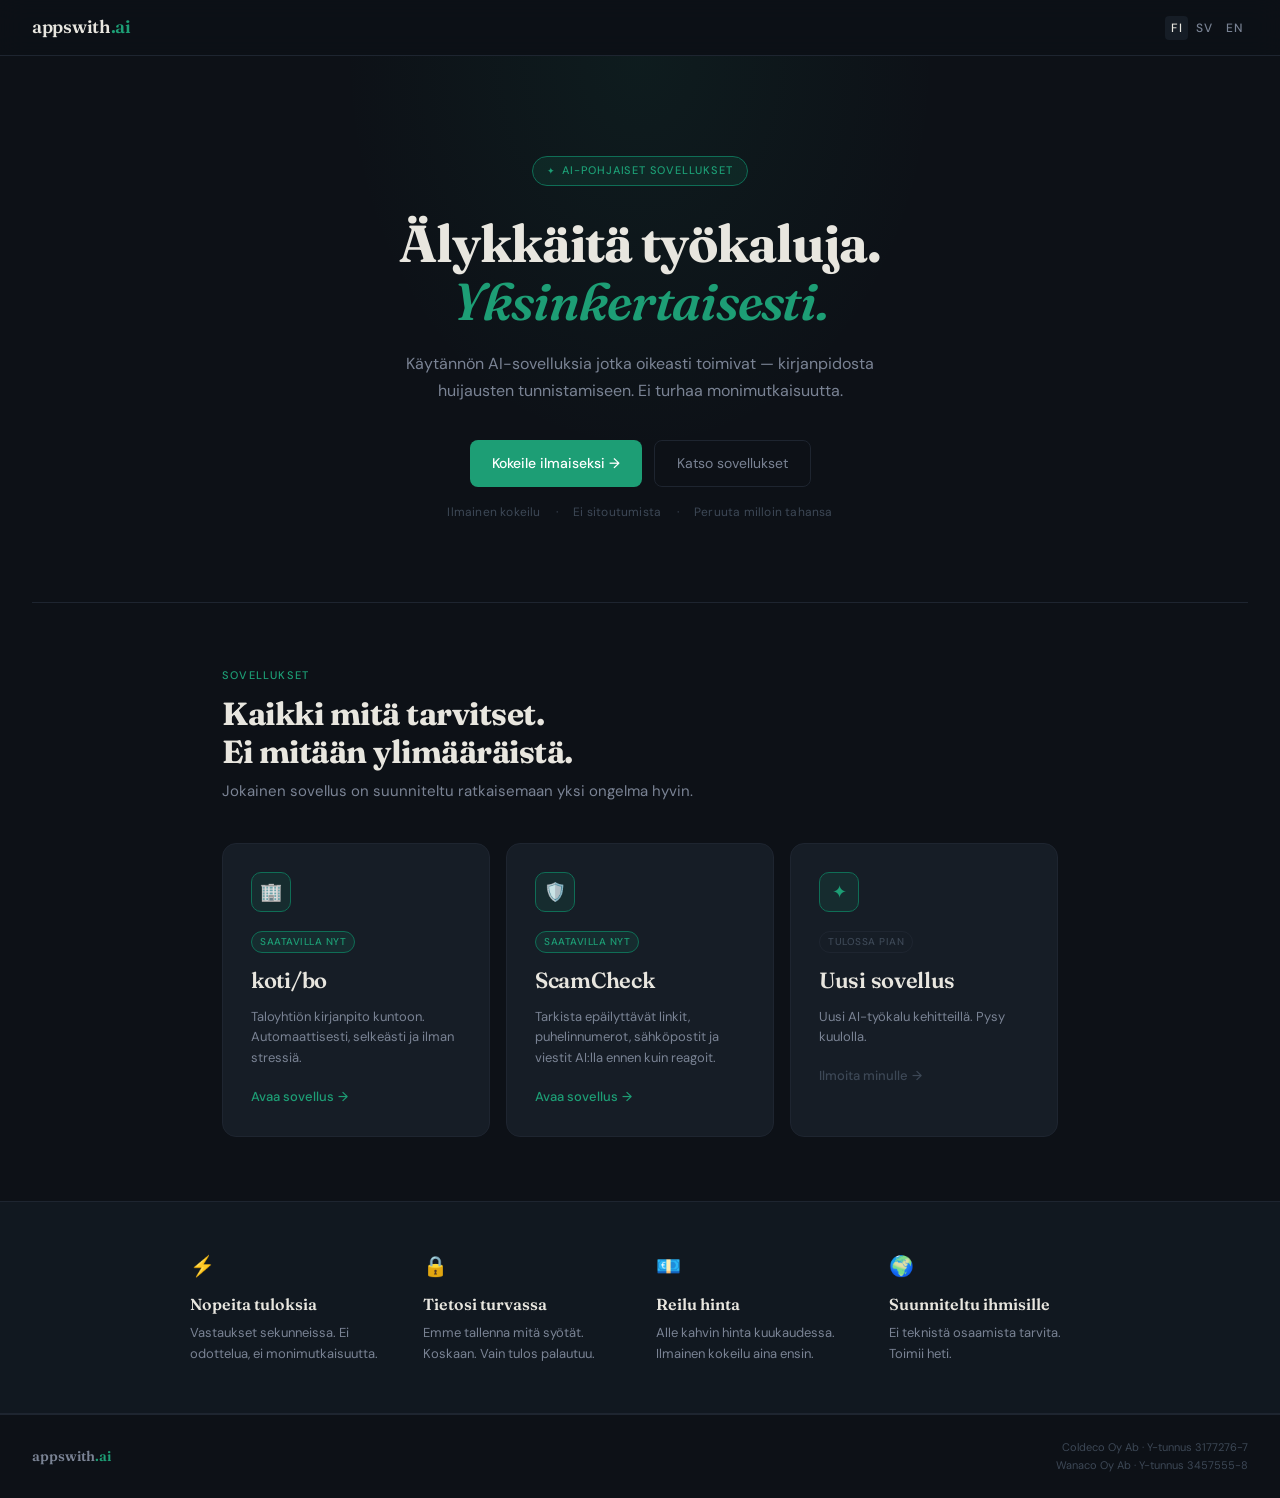
<file: index.html>
<!DOCTYPE html>
<html lang="fi">
<head>
<meta charset="UTF-8">
<meta name="viewport" content="width=device-width, initial-scale=1.0">
<title>appswith.ai — AI-sovelluksia arjen tarpeisiin</title>
<meta name="description" content="AI-sovelluksia arjen tarpeisiin — taloyhtiön kirjanpidosta huijausten tunnistamiseen. Coldeco Oy Ab.">
<link rel="canonical" href="https://appswith.ai/">
<link rel="preconnect" href="https://fonts.googleapis.com">
<link href="https://fonts.googleapis.com/css2?family=Fraunces:ital,opsz,wght@0,9..144,300;0,9..144,600;0,9..144,700;1,9..144,400;1,9..144,600&family=DM+Sans:wght@300;400;500&display=swap" rel="stylesheet">
<style>
  :root {
    --bg: #0d1117;
    --bg2: #111820;
    --bg3: #161d26;
    --border: #1e2530;
    --teal: #1d9e75;
    --teal-dim: #0f6e56;
    --teal-glow: rgba(29,158,117,0.12);
    --text: #e8e6df;
    --text-dim: #7a8394;
    --text-muted: #3d4856;
  }

  * { margin: 0; padding: 0; box-sizing: border-box; }

  body {
    background: var(--bg);
    color: var(--text);
    font-family: 'DM Sans', sans-serif;
    font-size: 15px;
    line-height: 1.6;
    min-height: 100vh;
    overflow-x: hidden;
  }

  /* NAV */
  nav {
    position: sticky;
    top: 0;
    z-index: 100;
    background: rgba(13,17,23,0.92);
    backdrop-filter: blur(12px);
    border-bottom: 0.5px solid var(--border);
    padding: 0 32px;
    height: 56px;
    display: flex;
    align-items: center;
    justify-content: space-between;
  }

  .nav-brand {
    font-family: 'Fraunces', serif;
    font-size: 18px;
    font-weight: 600;
    color: var(--text);
    text-decoration: none;
    letter-spacing: -0.3px;
  }
  .nav-brand span { color: var(--teal); }

  .nav-right { display: flex; align-items: center; gap: 24px; }

  .lang-toggle { display: flex; gap: 2px; }
  .lang-btn {
    background: none;
    border: none;
    color: var(--text-dim);
    font-family: 'DM Sans', sans-serif;
    font-size: 12px;
    font-weight: 500;
    cursor: pointer;
    padding: 4px 6px;
    border-radius: 4px;
    letter-spacing: 0.5px;
    transition: color 0.15s;
  }
  .lang-btn:hover, .lang-btn.active { color: var(--text); }
  .lang-btn.active { background: var(--bg3); }

  /* HERO */
  .hero {
    padding: 100px 32px 80px;
    max-width: 760px;
    margin: 0 auto;
    text-align: center;
    position: relative;
  }

  .hero::before {
    content: '';
    position: absolute;
    top: 0; left: 50%;
    transform: translateX(-50%);
    width: 600px;
    height: 400px;
    background: radial-gradient(ellipse at center top, rgba(29,158,117,0.08) 0%, transparent 70%);
    pointer-events: none;
  }

  .hero-badge {
    display: inline-flex;
    align-items: center;
    gap: 6px;
    font-size: 11px;
    font-weight: 500;
    color: var(--teal);
    border: 0.5px solid var(--teal-dim);
    background: var(--teal-glow);
    padding: 5px 14px;
    border-radius: 20px;
    margin-bottom: 28px;
    letter-spacing: 0.8px;
    text-transform: uppercase;
  }
  .hero-badge::before { content: '✦'; font-size: 9px; }

  .hero-h1 {
    font-family: 'Fraunces', serif;
    font-size: clamp(36px, 5vw, 52px);
    font-weight: 700;
    line-height: 1.12;
    letter-spacing: -1px;
    margin-bottom: 20px;
    color: var(--text);
  }
  .hero-h1 em {
    font-style: italic;
    font-weight: 600;
    color: var(--teal);
  }

  .hero-sub {
    font-size: 16px;
    color: var(--text-dim);
    line-height: 1.7;
    max-width: 480px;
    margin: 0 auto 36px;
  }

  .hero-cta {
    display: flex;
    gap: 12px;
    justify-content: center;
    flex-wrap: wrap;
    margin-bottom: 16px;
  }

  .btn-primary {
    display: inline-flex;
    align-items: center;
    gap: 6px;
    background: var(--teal);
    color: #fff;
    font-family: 'DM Sans', sans-serif;
    font-size: 14px;
    font-weight: 500;
    padding: 11px 22px;
    border-radius: 8px;
    text-decoration: none;
    border: none;
    cursor: pointer;
    transition: background 0.15s, transform 0.1s;
  }
  .btn-primary:hover { background: #1d9e75cc; transform: translateY(-1px); }

  .btn-ghost {
    display: inline-flex;
    align-items: center;
    gap: 6px;
    background: none;
    color: var(--text-dim);
    font-family: 'DM Sans', sans-serif;
    font-size: 14px;
    font-weight: 400;
    padding: 11px 22px;
    border-radius: 8px;
    text-decoration: none;
    border: 0.5px solid var(--border);
    cursor: pointer;
    transition: border-color 0.15s, color 0.15s;
  }
  .btn-ghost:hover { border-color: #3d4856; color: var(--text); }

  .hero-note {
    font-size: 12px;
    color: var(--text-muted);
    letter-spacing: 0.2px;
  }
  .hero-note span { margin: 0 6px; }

  /* DIVIDER */
  .section-divider {
    border: none;
    border-top: 0.5px solid var(--border);
    margin: 0 32px;
  }

  /* PRODUCTS */
  .products {
    padding: 64px 32px;
    max-width: 900px;
    margin: 0 auto;
  }

  .section-eyebrow {
    font-size: 11px;
    font-weight: 500;
    color: var(--teal);
    letter-spacing: 1.2px;
    text-transform: uppercase;
    margin-bottom: 10px;
  }

  .section-title {
    font-family: 'Fraunces', serif;
    font-size: clamp(24px, 3vw, 32px);
    font-weight: 700;
    letter-spacing: -0.5px;
    margin-bottom: 8px;
    line-height: 1.2;
  }

  .section-sub {
    font-size: 15px;
    color: var(--text-dim);
    margin-bottom: 40px;
    max-width: 480px;
  }

  .product-grid {
    display: grid;
    grid-template-columns: repeat(auto-fit, minmax(260px, 1fr));
    gap: 16px;
  }

  .product-card {
    background: var(--bg3);
    border: 0.5px solid var(--border);
    border-radius: 14px;
    padding: 28px;
    text-decoration: none;
    display: block;
    transition: border-color 0.2s, transform 0.15s, background 0.2s;
    position: relative;
    overflow: hidden;
  }

  .product-card::before {
    content: '';
    position: absolute;
    top: 0; left: 0; right: 0;
    height: 1px;
    background: linear-gradient(90deg, transparent, rgba(29,158,117,0.4), transparent);
    opacity: 0;
    transition: opacity 0.2s;
  }

  .product-card:hover {
    border-color: var(--teal-dim);
    transform: translateY(-2px);
    background: #1a2230;
  }
  .product-card:hover::before { opacity: 1; }

  .product-card.coming-soon {
    opacity: 0.45;
    cursor: default;
    pointer-events: none;
  }

  .product-icon {
    width: 40px;
    height: 40px;
    background: var(--teal-glow);
    border: 0.5px solid var(--teal-dim);
    border-radius: 10px;
    display: flex;
    align-items: center;
    justify-content: center;
    margin-bottom: 16px;
    font-size: 18px;
    color: var(--teal);
  }

  .product-tag {
    display: inline-block;
    font-size: 10px;
    font-weight: 500;
    color: var(--teal);
    background: var(--teal-glow);
    border: 0.5px solid var(--teal-dim);
    padding: 2px 8px;
    border-radius: 20px;
    margin-bottom: 10px;
    letter-spacing: 0.5px;
    text-transform: uppercase;
  }

  .product-tag.soon {
    color: var(--text-muted);
    background: none;
    border-color: var(--border);
  }

  .product-name {
    font-family: 'Fraunces', serif;
    font-size: 22px;
    font-weight: 600;
    color: var(--text);
    margin-bottom: 8px;
    letter-spacing: -0.3px;
  }

  .product-desc {
    font-size: 13px;
    color: var(--text-dim);
    line-height: 1.6;
    margin-bottom: 18px;
  }

  .product-link {
    font-size: 13px;
    font-weight: 500;
    color: var(--teal);
    display: flex;
    align-items: center;
    gap: 4px;
  }
  .product-link::after { content: '→'; transition: transform 0.15s; }
  .product-card:hover .product-link::after { transform: translateX(3px); }

  /* WHY STRIP */
  .why-strip {
    background: var(--bg2);
    border-top: 0.5px solid var(--border);
    border-bottom: 0.5px solid var(--border);
    padding: 48px 32px;
  }

  .why-inner {
    max-width: 900px;
    margin: 0 auto;
    display: grid;
    grid-template-columns: repeat(auto-fit, minmax(200px, 1fr));
    gap: 32px;
  }

  .why-item { }
  .why-icon { font-size: 20px; color: var(--teal); margin-bottom: 10px; }
  .why-title {
    font-family: 'Fraunces', serif;
    font-size: 16px;
    font-weight: 600;
    margin-bottom: 6px;
    color: var(--text);
  }
  .why-desc { font-size: 13px; color: var(--text-dim); line-height: 1.6; }

  /* FOOTER */
  footer {
    border-top: 0.5px solid var(--border);
    padding: 24px 32px;
    display: flex;
    justify-content: space-between;
    align-items: center;
    flex-wrap: wrap;
    gap: 12px;
  }

  .footer-brand {
    font-family: 'Fraunces', serif;
    font-size: 14px;
    font-weight: 600;
    color: var(--text-dim);
  }
  .footer-brand span { color: var(--teal); }

  .footer-legal {
    font-size: 11px;
    color: var(--text-muted);
    text-align: right;
  }

  /* ANIMATIONS */
  @keyframes fadeUp {
    from { opacity: 0; transform: translateY(16px); }
    to { opacity: 1; transform: translateY(0); }
  }

  .hero-badge { animation: fadeUp 0.5s ease both; }
  .hero-h1 { animation: fadeUp 0.5s 0.1s ease both; }
  .hero-sub { animation: fadeUp 0.5s 0.2s ease both; }
  .hero-cta { animation: fadeUp 0.5s 0.3s ease both; }
  .hero-note { animation: fadeUp 0.5s 0.4s ease both; }

  .product-card:nth-child(1) { animation: fadeUp 0.5s 0.1s ease both; }
  .product-card:nth-child(2) { animation: fadeUp 0.5s 0.2s ease both; }
  .product-card:nth-child(3) { animation: fadeUp 0.5s 0.3s ease both; }

  /* RESPONSIVE */
  @media (max-width: 600px) {
    nav { padding: 0 20px; }
    .hero { padding: 64px 20px 48px; }
    .products { padding: 48px 20px; }
    .why-strip { padding: 40px 20px; }
    footer { padding: 20px; flex-direction: column; align-items: flex-start; }
    .footer-legal { text-align: left; }
  }
</style>
</head>
<body>

<nav>
  <a href="/" class="nav-brand">appswith<span>.ai</span></a>
  <div class="nav-right">
    <div class="lang-toggle">
      <button class="lang-btn active" onclick="setLang('fi')">FI</button>
      <button class="lang-btn" onclick="setLang('sv')">SV</button>
      <button class="lang-btn" onclick="setLang('en')">EN</button>
    </div>
  </div>
</nav>

<section class="hero">
  <div class="hero-badge" data-i18n="badge">AI-POHJAISET SOVELLUKSET</div>
  <h1 class="hero-h1" data-i18n="h1">Älykkäitä työkaluja.<br><em>Yksinkertaisesti.</em></h1>
  <p class="hero-sub" data-i18n="sub">Käytännön AI-sovelluksia jotka oikeasti toimivat — kirjanpidosta huijausten tunnistamiseen. Ei turhaa monimutkaisuutta.</p>
  <div class="hero-cta">
    <a href="/scamcheck/signup" class="btn-primary" data-i18n="cta1">Kokeile ilmaiseksi →</a>
    <a href="#products" class="btn-ghost" data-i18n="cta2">Katso sovellukset</a>
  </div>
  <p class="hero-note">
    <span data-i18n="note1">Ilmainen kokeilu</span>
    <span>·</span>
    <span data-i18n="note2">Ei sitoutumista</span>
    <span>·</span>
    <span data-i18n="note3">Peruuta milloin tahansa</span>
  </p>
</section>

<hr class="section-divider">

<section class="products" id="products">
  <div class="section-eyebrow" data-i18n="eyebrow">SOVELLUKSET</div>
  <h2 class="section-title" data-i18n="prod-title">Kaikki mitä tarvitset.<br>Ei mitään ylimääräistä.</h2>
  <p class="section-sub" data-i18n="prod-sub">Jokainen sovellus on suunniteltu ratkaisemaan yksi ongelma hyvin.</p>

  <div class="product-grid">
    <a href="/kotibo" class="product-card">
      <div class="product-icon">🏢</div>
      <div class="product-tag" data-i18n="tag-live">Saatavilla nyt</div>
      <div class="product-name">koti/bo</div>
      <p class="product-desc" data-i18n="kotibo-desc">Taloyhtiön kirjanpito kuntoon. Automaattisesti, selkeästi ja ilman stressiä.</p>
      <div class="product-link" data-i18n="open-app">Avaa sovellus</div>
    </a>

    <a href="/scamcheck" class="product-card">
      <div class="product-icon">🛡️</div>
      <div class="product-tag" data-i18n="tag-live">Saatavilla nyt</div>
      <div class="product-name">ScamCheck</div>
      <p class="product-desc" data-i18n="scamcheck-desc">Tarkista epäilyttävät linkit, puhelinnumerot, sähköpostit ja viestit AI:lla ennen kuin reagoit.</p>
      <div class="product-link" data-i18n="open-app">Avaa sovellus</div>
    </a>

    <div class="product-card coming-soon">
      <div class="product-icon">✦</div>
      <div class="product-tag soon" data-i18n="tag-soon">Tulossa pian</div>
      <div class="product-name" data-i18n="soon-name">Uusi sovellus</div>
      <p class="product-desc" data-i18n="soon-desc">Uusi AI-työkalu kehitteillä. Pysy kuulolla.</p>
      <div class="product-link" style="color:var(--text-muted)" data-i18n="soon-link">Ilmoita minulle</div>
    </div>
  </div>
</section>

<section class="why-strip">
  <div class="why-inner">
    <div class="why-item">
      <div class="why-icon">⚡</div>
      <div class="why-title" data-i18n="why1-t">Nopeita tuloksia</div>
      <p class="why-desc" data-i18n="why1-d">Vastaukset sekunneissa. Ei odottelua, ei monimutkaisuutta.</p>
    </div>
    <div class="why-item">
      <div class="why-icon">🔒</div>
      <div class="why-title" data-i18n="why2-t">Tietosi turvassa</div>
      <p class="why-desc" data-i18n="why2-d">Emme tallenna mitä syötät. Koskaan. Vain tulos palautuu.</p>
    </div>
    <div class="why-item">
      <div class="why-icon">💶</div>
      <div class="why-title" data-i18n="why3-t">Reilu hinta</div>
      <p class="why-desc" data-i18n="why3-d">Alle kahvin hinta kuukaudessa. Ilmainen kokeilu aina ensin.</p>
    </div>
    <div class="why-item">
      <div class="why-icon">🌍</div>
      <div class="why-title" data-i18n="why4-t">Suunniteltu ihmisille</div>
      <p class="why-desc" data-i18n="why4-d">Ei teknistä osaamista tarvita. Toimii heti.</p>
    </div>
  </div>
</section>

<footer>
  <div class="footer-brand">appswith<span>.ai</span></div>
  <div class="footer-legal">
    <span data-i18n="footer-co">Coldeco Oy Ab · Y-tunnus 3177276-7</span><br>
    <span data-i18n="footer-wanaco">Wanaco Oy Ab · Y-tunnus 3457555-8</span>
  </div>
</footer>

<script>
const L = {
  fi: {
    badge: 'AI-POHJAISET SOVELLUKSET',
    h1: 'Älykkäitä työkaluja.<br><em>Yksinkertaisesti.</em>',
    sub: 'Käytännön AI-sovelluksia jotka oikeasti toimivat — kirjanpidosta huijausten tunnistamiseen. Ei turhaa monimutkaisuutta.',
    cta1: 'Kokeile ilmaiseksi →', cta2: 'Katso sovellukset',
    note1: 'Ilmainen kokeilu', note2: 'Ei sitoutumista', note3: 'Peruuta milloin tahansa',
    eyebrow: 'SOVELLUKSET',
    'prod-title': 'Kaikki mitä tarvitset.<br>Ei mitään ylimääräistä.',
    'prod-sub': 'Jokainen sovellus on suunniteltu ratkaisemaan yksi ongelma hyvin.',
    'tag-live': 'Saatavilla nyt', 'tag-soon': 'Tulossa pian',
    'kotibo-desc': 'Taloyhtiön kirjanpito kuntoon. Automaattisesti, selkeästi ja ilman stressiä.',
    'scamcheck-desc': 'Tarkista epäilyttävät linkit, puhelinnumerot, sähköpostit ja viestit AI:lla ennen kuin reagoit.',
    'open-app': 'Avaa sovellus',
    'soon-name': 'Uusi sovellus', 'soon-desc': 'Uusi AI-työkalu kehitteillä. Pysy kuulolla.', 'soon-link': 'Ilmoita minulle',
    'why1-t': 'Nopeita tuloksia', 'why1-d': 'Vastaukset sekunneissa. Ei odottelua, ei monimutkaisuutta.',
    'why2-t': 'Tietosi turvassa', 'why2-d': 'Emme tallenna mitä syötät. Koskaan. Vain tulos palautuu.',
    'why3-t': 'Reilu hinta', 'why3-d': 'Alle kahvin hinta kuukaudessa. Ilmainen kokeilu aina ensin.',
    'why4-t': 'Suunniteltu ihmisille', 'why4-d': 'Ei teknistä osaamista tarvita. Toimii heti.',
    'footer-co': 'Coldeco Oy Ab · Y-tunnus 3177276-7', 'footer-wanaco': 'Wanaco Oy Ab · Y-tunnus 3457555-8'
  },
  sv: {
    badge: 'AI-DRIVNA APPAR',
    h1: 'Smarta verktyg.<br><em>Enkelt.</em>',
    sub: 'Praktiska AI-appar som faktiskt fungerar — från bokföring till bedrägeriskydd. Ingen onödig komplexitet.',
    cta1: 'Prova gratis →', cta2: 'Se appar',
    note1: 'Gratis provperiod', note2: 'Ingen bindning', note3: 'Avsluta när som helst',
    eyebrow: 'APPAR',
    'prod-title': 'Allt du behöver.<br>Inget du inte behöver.',
    'prod-sub': 'Varje app är byggd för att lösa ett problem, och lösa det bra.',
    'tag-live': 'Tillgänglig nu', 'tag-soon': 'Kommer snart',
    'kotibo-desc': 'Bostadsbolagets bokföring i skick. Automatiskt, tydligt och utan stress.',
    'scamcheck-desc': 'Kontrollera misstänkta länkar, telefonnummer, e-post och meddelanden med AI innan du reagerar.',
    'open-app': 'Öppna appen',
    'soon-name': 'Ny app', 'soon-desc': 'Ett nytt AI-verktyg är under utveckling. Håll utkik.', 'soon-link': 'Meddela mig',
    'why1-t': 'Snabba resultat', 'why1-d': 'Svar på sekunder. Ingen väntan, ingen komplexitet.',
    'why2-t': 'Din data är säker', 'why2-d': 'Vi sparar aldrig vad du skickar in. Aldrig.',
    'why3-t': 'Rättvist pris', 'why3-d': 'Mindre än en kaffe per månad. Alltid gratis provperiod.',
    'why4-t': 'Designat för människor', 'why4-d': 'Ingen teknisk kunskap krävs. Fungerar direkt.',
    'footer-co': 'Coldeco Oy Ab · FO-nummer 3177276-7', 'footer-wanaco': 'Wanaco Oy Ab · FO-nummer 3457555-8'
  },
  en: {
    badge: 'AI-POWERED APPS',
    h1: 'Smart tools.<br><em>Simply.</em>',
    sub: 'Practical AI apps that actually work — from bookkeeping to scam protection. No unnecessary complexity.',
    cta1: 'Try for free →', cta2: 'See apps',
    note1: 'Free trial', note2: 'No commitment', note3: 'Cancel anytime',
    eyebrow: 'APPS',
    'prod-title': 'Everything you need.<br>Nothing you don\'t.',
    'prod-sub': 'Each app is built to solve one problem, and solve it well.',
    'tag-live': 'Available now', 'tag-soon': 'Coming soon',
    'kotibo-desc': 'Housing company bookkeeping in order. Automatic, clear and stress-free.',
    'scamcheck-desc': 'Check suspicious links, phone numbers, emails and messages with AI before you act.',
    'open-app': 'Open app',
    'soon-name': 'New app', 'soon-desc': 'A new AI tool is in development. Stay tuned.', 'soon-link': 'Notify me',
    'why1-t': 'Fast results', 'why1-d': 'Answers in seconds. No waiting, no complexity.',
    'why2-t': 'Your data is safe', 'why2-d': 'We never store what you submit. Ever.',
    'why3-t': 'Fair pricing', 'why3-d': 'Less than a coffee per month. Free trial always first.',
    'why4-t': 'Built for people', 'why4-d': 'No technical knowledge needed. Works immediately.',
    'footer-co': 'Coldeco Oy Ab · Business ID 3177276-7', 'footer-wanaco': 'Wanaco Oy Ab · Business ID 3457555-8'
  }
};

function setLang(lang) {
  localStorage.setItem('appswith_lang', lang);
  document.documentElement.lang = lang;
  document.querySelectorAll('.lang-btn').forEach(b => b.classList.toggle('active', b.textContent === lang.toUpperCase()));
  const t = L[lang] || L.fi;
  document.querySelectorAll('[data-i18n]').forEach(el => {
    const key = el.getAttribute('data-i18n');
    if (t[key]) el.innerHTML = t[key];
  });
}

(function init() {
  const saved = localStorage.getItem('appswith_lang') || 'fi';
  setLang(saved);
})();
</script>
</body>
</html>
</file>
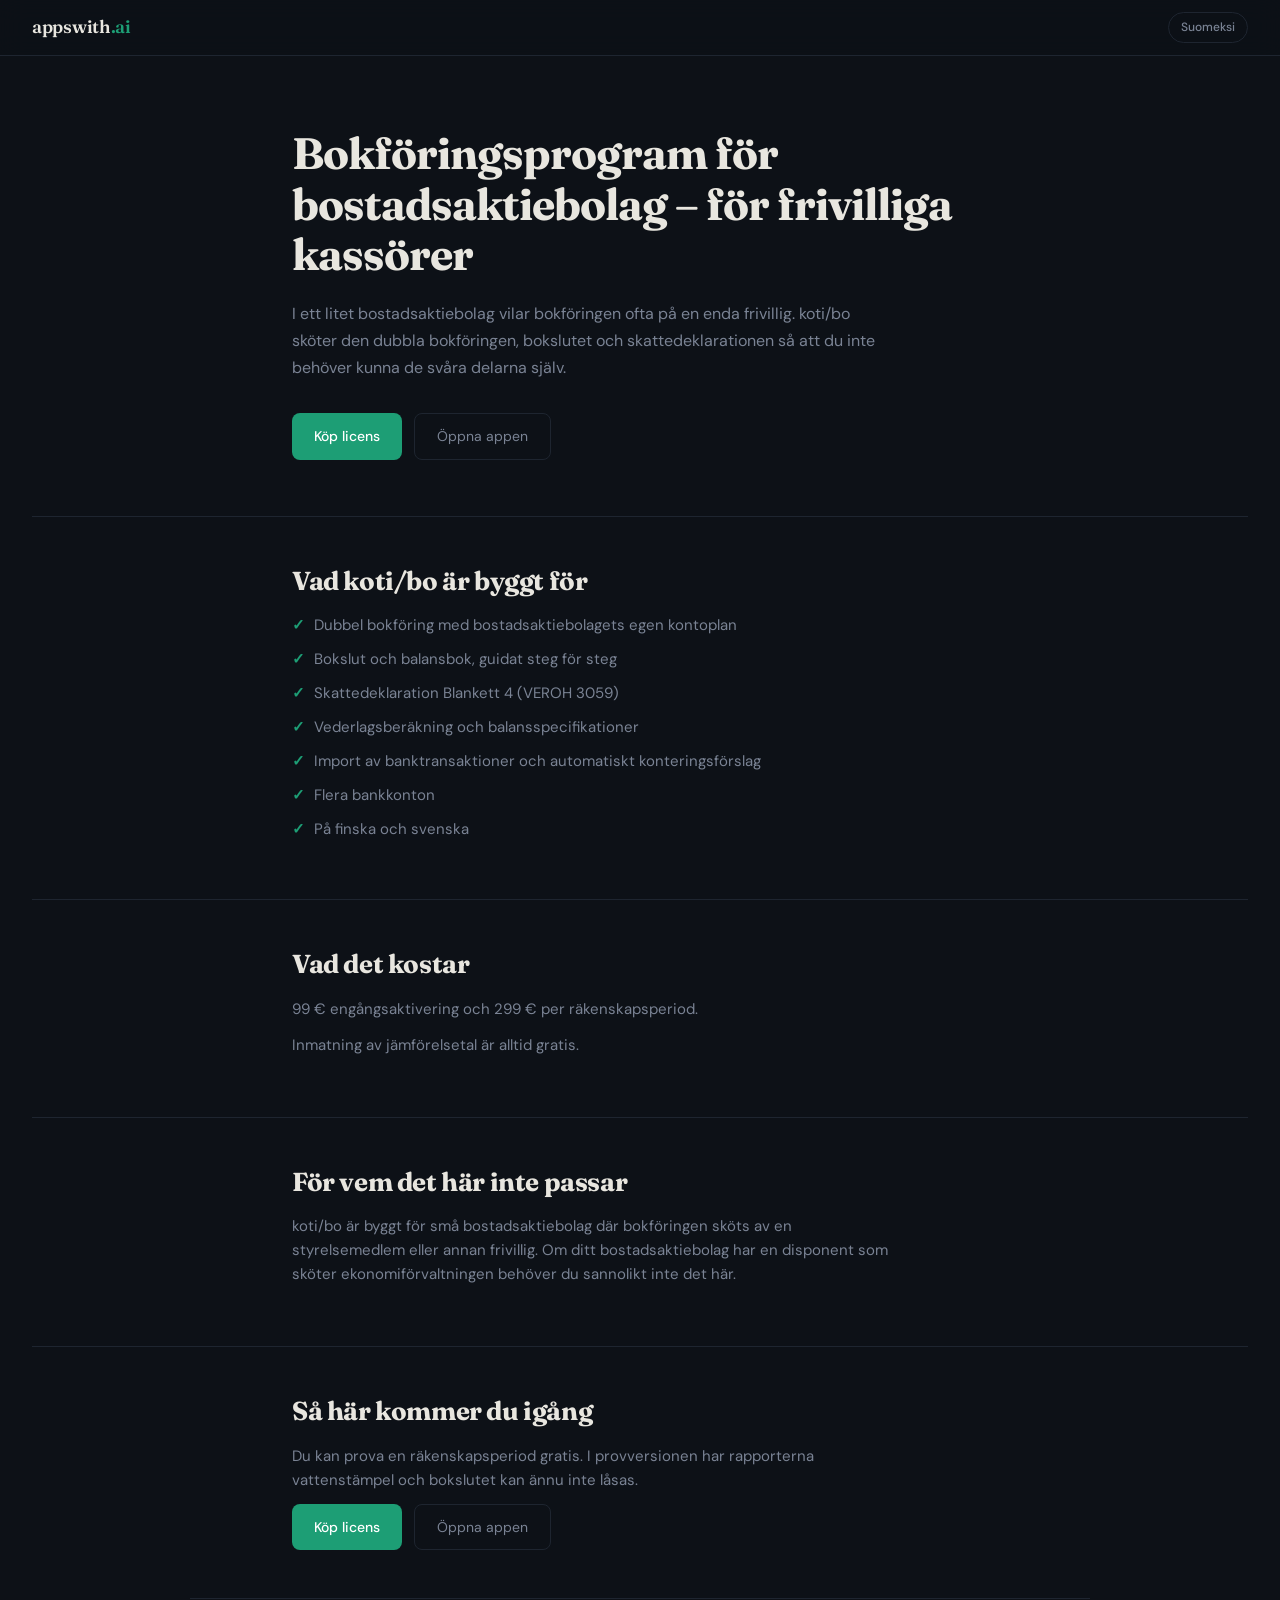
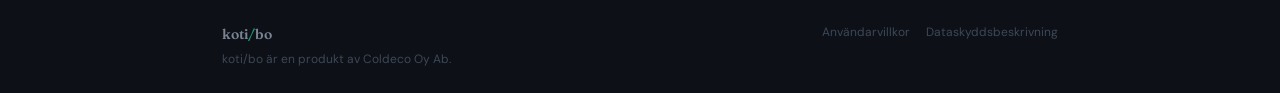
<file: bokforingsprogram-bostadsaktiebolag/index.html>
<!DOCTYPE html>
<html lang="sv">
<head>
<meta charset="UTF-8">
<meta name="viewport" content="width=device-width, initial-scale=1.0">
<title>Bokföringsprogram för bostadsaktiebolag – koti/bo | AppsWith.AI</title>
<meta name="description" content="Dubbel bokföring, bokslut och skattedeklaration för små bostadsaktiebolag. Gjort för frivilliga kassörer. 99 € aktivering + 299 €/räkenskapsperiod.">
<link rel="canonical" href="https://appswith.ai/bokforingsprogram-bostadsaktiebolag/">
<link rel="alternate" hreflang="fi" href="https://appswith.ai/taloyhtion-kirjanpito-ohjelma/">
<link rel="alternate" hreflang="sv" href="https://appswith.ai/bokforingsprogram-bostadsaktiebolag/">
<link rel="alternate" hreflang="x-default" href="https://appswith.ai/taloyhtion-kirjanpito-ohjelma/">
<meta property="og:type" content="website">
<meta property="og:site_name" content="AppsWith.AI">
<meta property="og:locale" content="sv_FI">
<meta property="og:title" content="Bokföringsprogram för bostadsaktiebolag – koti/bo | AppsWith.AI">
<meta property="og:description" content="Dubbel bokföring, bokslut och skattedeklaration för små bostadsaktiebolag. Gjort för frivilliga kassörer. 99 € aktivering + 299 €/räkenskapsperiod.">
<meta property="og:url" content="https://appswith.ai/bokforingsprogram-bostadsaktiebolag/">
<link rel="preconnect" href="https://fonts.googleapis.com">
<link href="https://fonts.googleapis.com/css2?family=Fraunces:ital,opsz,wght@0,9..144,300;0,9..144,600;0,9..144,700;1,9..144,400;1,9..144,600&family=DM+Sans:wght@300;400;500&display=swap" rel="stylesheet">
<link rel="stylesheet" href="/kotibo-seo.css">
<script type="application/ld+json">
{
  "@context": "https://schema.org",
  "@type": "SoftwareApplication",
  "name": "koti/bo",
  "description": "Dubbel bokföring, bokslut och skattedeklaration för små bostadsaktiebolag. Gjort för frivilliga kassörer.",
  "applicationCategory": "FinanceApplication",
  "operatingSystem": "Web (PWA)",
  "inLanguage": "sv",
  "offers": {
    "@type": "AggregateOffer",
    "priceCurrency": "EUR",
    "offers": [
      { "@type": "Offer", "name": "Aktivering", "price": "99", "priceCurrency": "EUR" },
      { "@type": "Offer", "name": "Räkenskapsperiod", "price": "299", "priceCurrency": "EUR" }
    ]
  },
  "publisher": { "@type": "Organization", "name": "Coldeco Oy Ab", "url": "https://appswith.ai" },
  "provider": { "@type": "Organization", "name": "Coldeco Oy Ab", "url": "https://appswith.ai" }
}
</script>
</head>
<body>

<nav>
  <a href="/" class="nav-brand">appswith<span>.ai</span></a>
  <a href="/taloyhtion-kirjanpito-ohjelma/" class="lang-switch">Suomeksi</a>
</nav>

<header class="hero">
  <h1 class="hero-h1">Bokföringsprogram för bostadsaktiebolag – för frivilliga kassörer</h1>
  <p class="hero-sub">I ett litet bostadsaktiebolag vilar bokföringen ofta på en enda frivillig. koti/bo sköter den dubbla bokföringen, bokslutet och skattedeklarationen så att du inte behöver kunna de svåra delarna själv.</p>
  <div class="hero-cta">
    <a href="https://appswith.ai/kotibo/osta" class="btn-primary">Köp licens</a>
    <a href="https://appswith.ai/kotibo/" class="btn-ghost">Öppna appen</a>
  </div>
</header>

<hr class="section-divider">

<section class="content">
  <h2 class="section-title">Vad koti/bo är byggt för</h2>
  <ul class="feature-list">
    <li>Dubbel bokföring med bostadsaktiebolagets egen kontoplan</li>
    <li>Bokslut och balansbok, guidat steg för steg</li>
    <li>Skattedeklaration Blankett 4 (VEROH 3059)</li>
    <li>Vederlagsberäkning och balansspecifikationer</li>
    <li>Import av banktransaktioner och automatiskt konteringsförslag</li>
    <li>Flera bankkonton</li>
    <li>På finska och svenska</li>
  </ul>
</section>

<hr class="section-divider">

<section class="content">
  <h2 class="section-title">Vad det kostar</h2>
  <p>99 € engångsaktivering och 299 € per räkenskapsperiod.</p>
  <p>Inmatning av jämförelsetal är alltid gratis.</p>
</section>

<hr class="section-divider">

<section class="content">
  <h2 class="section-title">För vem det här inte passar</h2>
  <p>koti/bo är byggt för små bostadsaktiebolag där bokföringen sköts av en styrelsemedlem eller annan frivillig. Om ditt bostadsaktiebolag har en disponent som sköter ekonomiförvaltningen behöver du sannolikt inte det här.</p>
</section>

<hr class="section-divider">

<section class="content">
  <h2 class="section-title">Så här kommer du igång</h2>
  <p>Du kan prova en räkenskapsperiod gratis. I provversionen har rapporterna vattenstämpel och bokslutet kan ännu inte låsas.</p>
  <div class="hero-cta">
    <a href="https://appswith.ai/kotibo/osta" class="btn-primary">Köp licens</a>
    <a href="https://appswith.ai/kotibo/" class="btn-ghost">Öppna appen</a>
  </div>
</section>

<footer>
  <div>
    <div class="footer-brand">koti<span>/</span>bo</div>
    <p class="footer-note">koti/bo är en produkt av Coldeco Oy Ab.</p>
  </div>
  <div class="footer-links">
    <a href="https://appswith.ai/kotibo/villkor">Användarvillkor</a>
    <a href="https://appswith.ai/kotibo/tietosuoja">Dataskyddsbeskrivning</a>
  </div>
</footer>

</body>
</html>
</file>
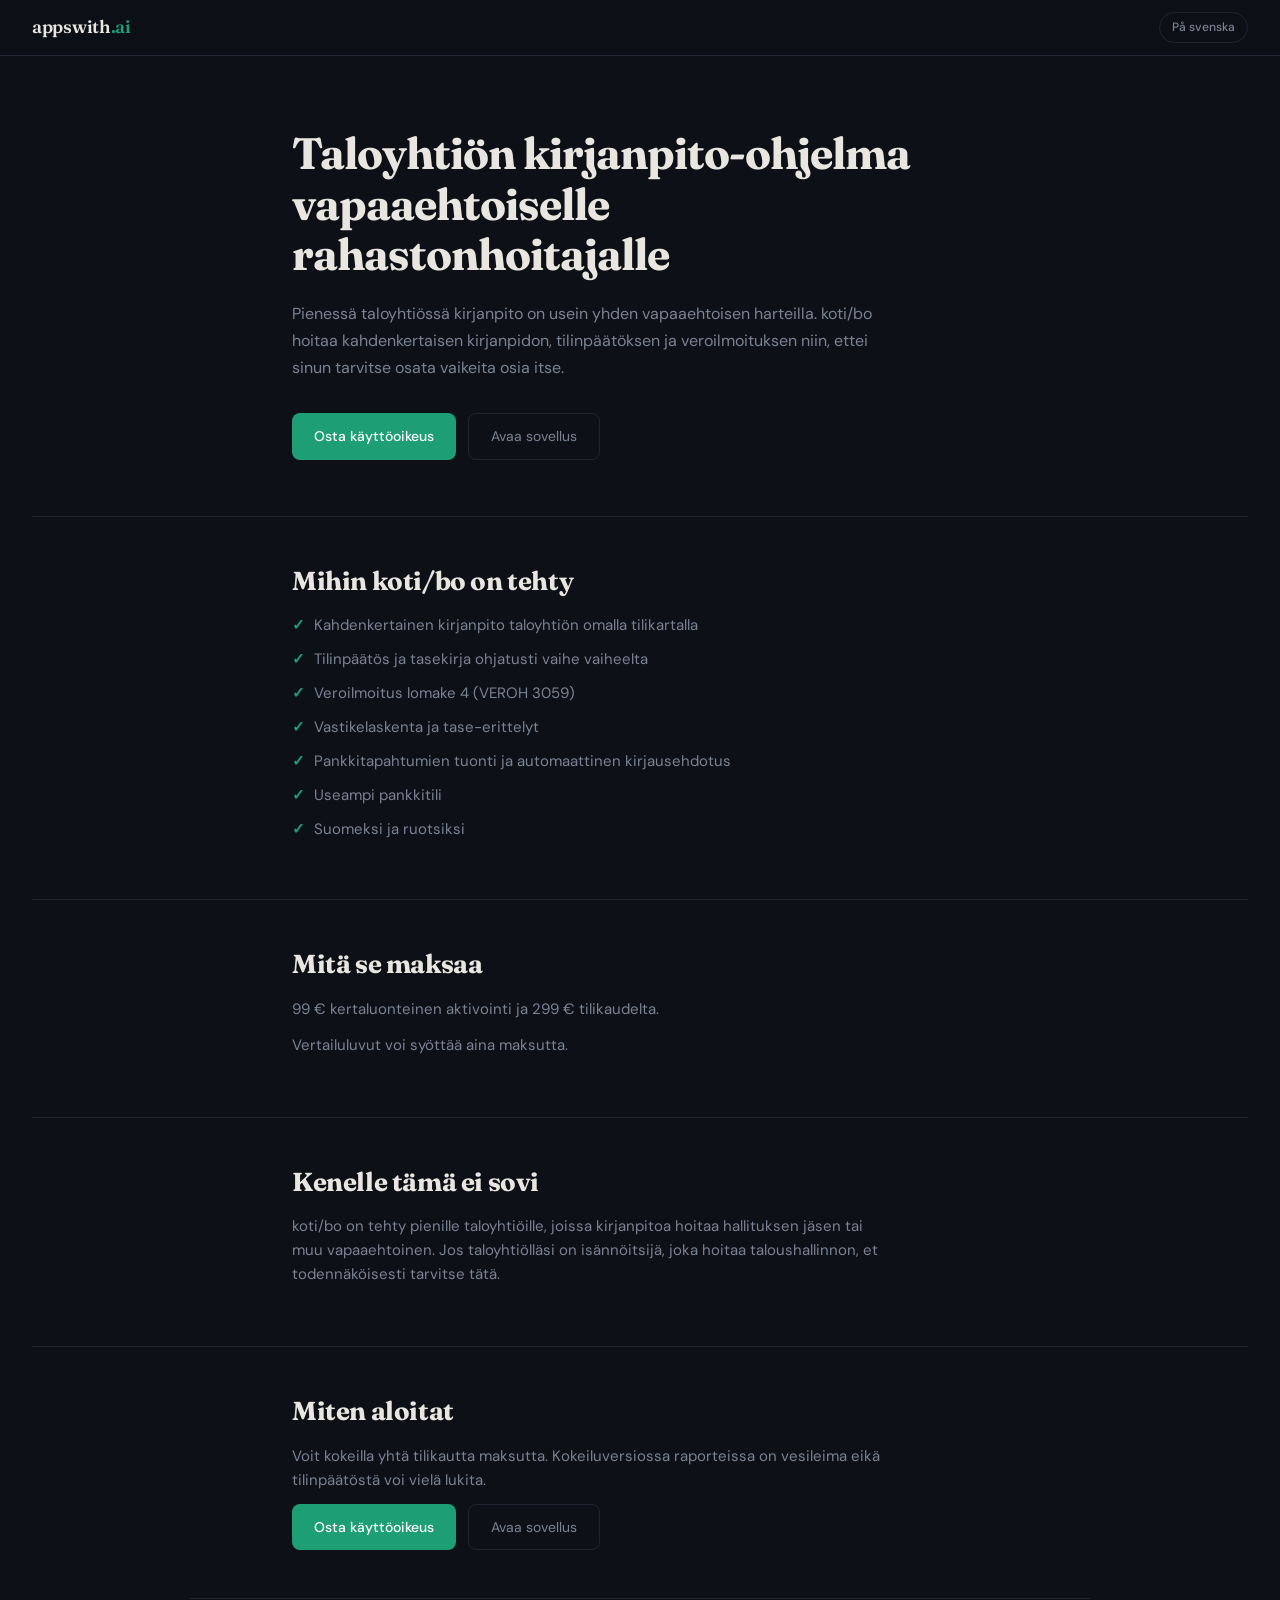
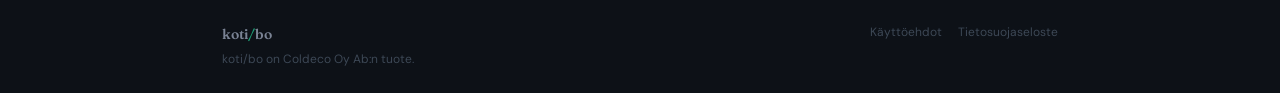
<file: taloyhtion-kirjanpito-ohjelma/index.html>
<!DOCTYPE html>
<html lang="fi">
<head>
<meta charset="UTF-8">
<meta name="viewport" content="width=device-width, initial-scale=1.0">
<title>Taloyhtiön kirjanpito-ohjelma – koti/bo | AppsWith.AI</title>
<meta name="description" content="Kahdenkertainen kirjanpito, tilinpäätös ja veroilmoitus pienelle taloyhtiölle. Tehty vapaaehtoiselle rahastonhoitajalle. 99 € aktivointi + 299 €/tilikausi.">
<link rel="canonical" href="https://appswith.ai/taloyhtion-kirjanpito-ohjelma/">
<link rel="alternate" hreflang="fi" href="https://appswith.ai/taloyhtion-kirjanpito-ohjelma/">
<link rel="alternate" hreflang="sv" href="https://appswith.ai/bokforingsprogram-bostadsaktiebolag/">
<link rel="alternate" hreflang="x-default" href="https://appswith.ai/taloyhtion-kirjanpito-ohjelma/">
<meta property="og:type" content="website">
<meta property="og:site_name" content="AppsWith.AI">
<meta property="og:locale" content="fi_FI">
<meta property="og:title" content="Taloyhtiön kirjanpito-ohjelma – koti/bo | AppsWith.AI">
<meta property="og:description" content="Kahdenkertainen kirjanpito, tilinpäätös ja veroilmoitus pienelle taloyhtiölle. Tehty vapaaehtoiselle rahastonhoitajalle. 99 € aktivointi + 299 €/tilikausi.">
<meta property="og:url" content="https://appswith.ai/taloyhtion-kirjanpito-ohjelma/">
<link rel="preconnect" href="https://fonts.googleapis.com">
<link href="https://fonts.googleapis.com/css2?family=Fraunces:ital,opsz,wght@0,9..144,300;0,9..144,600;0,9..144,700;1,9..144,400;1,9..144,600&family=DM+Sans:wght@300;400;500&display=swap" rel="stylesheet">
<link rel="stylesheet" href="/kotibo-seo.css">
<script type="application/ld+json">
{
  "@context": "https://schema.org",
  "@type": "SoftwareApplication",
  "name": "koti/bo",
  "description": "Kahdenkertainen kirjanpito, tilinpäätös ja veroilmoitus pienelle taloyhtiölle. Tehty vapaaehtoiselle rahastonhoitajalle.",
  "applicationCategory": "FinanceApplication",
  "operatingSystem": "Web (PWA)",
  "inLanguage": "fi",
  "offers": {
    "@type": "AggregateOffer",
    "priceCurrency": "EUR",
    "offers": [
      { "@type": "Offer", "name": "Aktivointi", "price": "99", "priceCurrency": "EUR" },
      { "@type": "Offer", "name": "Tilikausi", "price": "299", "priceCurrency": "EUR" }
    ]
  },
  "publisher": { "@type": "Organization", "name": "Coldeco Oy Ab", "url": "https://appswith.ai" },
  "provider": { "@type": "Organization", "name": "Coldeco Oy Ab", "url": "https://appswith.ai" }
}
</script>
</head>
<body>

<nav>
  <a href="/" class="nav-brand">appswith<span>.ai</span></a>
  <a href="/bokforingsprogram-bostadsaktiebolag/" class="lang-switch">På svenska</a>
</nav>

<header class="hero">
  <h1 class="hero-h1">Taloyhtiön kirjanpito-ohjelma vapaaehtoiselle rahastonhoitajalle</h1>
  <p class="hero-sub">Pienessä taloyhtiössä kirjanpito on usein yhden vapaaehtoisen harteilla. koti/bo hoitaa kahdenkertaisen kirjanpidon, tilinpäätöksen ja veroilmoituksen niin, ettei sinun tarvitse osata vaikeita osia itse.</p>
  <div class="hero-cta">
    <a href="https://appswith.ai/kotibo/osta" class="btn-primary">Osta käyttöoikeus</a>
    <a href="https://appswith.ai/kotibo/" class="btn-ghost">Avaa sovellus</a>
  </div>
</header>

<hr class="section-divider">

<section class="content">
  <h2 class="section-title">Mihin koti/bo on tehty</h2>
  <ul class="feature-list">
    <li>Kahdenkertainen kirjanpito taloyhtiön omalla tilikartalla</li>
    <li>Tilinpäätös ja tasekirja ohjatusti vaihe vaiheelta</li>
    <li>Veroilmoitus lomake 4 (VEROH 3059)</li>
    <li>Vastikelaskenta ja tase-erittelyt</li>
    <li>Pankkitapahtumien tuonti ja automaattinen kirjausehdotus</li>
    <li>Useampi pankkitili</li>
    <li>Suomeksi ja ruotsiksi</li>
  </ul>
</section>

<hr class="section-divider">

<section class="content">
  <h2 class="section-title">Mitä se maksaa</h2>
  <p>99 € kertaluonteinen aktivointi ja 299 € tilikaudelta.</p>
  <p>Vertailuluvut voi syöttää aina maksutta.</p>
</section>

<hr class="section-divider">

<section class="content">
  <h2 class="section-title">Kenelle tämä ei sovi</h2>
  <p>koti/bo on tehty pienille taloyhtiöille, joissa kirjanpitoa hoitaa hallituksen jäsen tai muu vapaaehtoinen. Jos taloyhtiölläsi on isännöitsijä, joka hoitaa taloushallinnon, et todennäköisesti tarvitse tätä.</p>
</section>

<hr class="section-divider">

<section class="content">
  <h2 class="section-title">Miten aloitat</h2>
  <p>Voit kokeilla yhtä tilikautta maksutta. Kokeiluversiossa raporteissa on vesileima eikä tilinpäätöstä voi vielä lukita.</p>
  <div class="hero-cta">
    <a href="https://appswith.ai/kotibo/osta" class="btn-primary">Osta käyttöoikeus</a>
    <a href="https://appswith.ai/kotibo/" class="btn-ghost">Avaa sovellus</a>
  </div>
</section>

<footer>
  <div>
    <div class="footer-brand">koti<span>/</span>bo</div>
    <p class="footer-note">koti/bo on Coldeco Oy Ab:n tuote.</p>
  </div>
  <div class="footer-links">
    <a href="https://appswith.ai/kotibo/villkor">Käyttöehdot</a>
    <a href="https://appswith.ai/kotibo/tietosuoja">Tietosuojaseloste</a>
  </div>
</footer>

</body>
</html>
</file>
<file: kotibo-seo.css>
:root {
  --bg: #0d1117;
  --bg2: #111820;
  --bg3: #161d26;
  --border: #1e2530;
  --teal: #1d9e75;
  --teal-dim: #0f6e56;
  --teal-glow: rgba(29,158,117,0.12);
  --text: #e8e6df;
  --text-dim: #7a8394;
  --text-muted: #3d4856;
}

* { margin: 0; padding: 0; box-sizing: border-box; }

body {
  background: var(--bg);
  color: var(--text);
  font-family: 'DM Sans', sans-serif;
  font-size: 15px;
  line-height: 1.6;
  min-height: 100vh;
}

/* NAV */
nav {
  position: sticky;
  top: 0;
  z-index: 100;
  background: rgba(13,17,23,0.92);
  backdrop-filter: blur(12px);
  border-bottom: 0.5px solid var(--border);
  padding: 0 32px;
  height: 56px;
  display: flex;
  align-items: center;
  justify-content: space-between;
}

.nav-brand {
  font-family: 'Fraunces', serif;
  font-size: 18px;
  font-weight: 600;
  color: var(--text);
  text-decoration: none;
  letter-spacing: -0.3px;
}
.nav-brand span { color: var(--teal); }

.lang-switch {
  font-size: 12px;
  font-weight: 500;
  color: var(--text-dim);
  text-decoration: none;
  padding: 5px 12px;
  border-radius: 20px;
  border: 0.5px solid var(--border);
  transition: color 0.15s, border-color 0.15s;
}
.lang-switch:hover { color: var(--text); border-color: var(--teal-dim); }

/* HERO */
.hero {
  padding: 72px 32px 56px;
  max-width: 760px;
  margin: 0 auto;
}

.hero-h1 {
  font-family: 'Fraunces', serif;
  font-size: clamp(30px, 4.5vw, 44px);
  font-weight: 700;
  line-height: 1.15;
  letter-spacing: -1px;
  margin-bottom: 20px;
  color: var(--text);
}

.hero-sub {
  font-size: 16px;
  color: var(--text-dim);
  line-height: 1.7;
  max-width: 600px;
  margin-bottom: 32px;
}

.hero-cta {
  display: flex;
  gap: 12px;
  flex-wrap: wrap;
}

.btn-primary {
  display: inline-flex;
  align-items: center;
  gap: 6px;
  background: var(--teal);
  color: #fff;
  font-family: 'DM Sans', sans-serif;
  font-size: 14px;
  font-weight: 500;
  padding: 11px 22px;
  border-radius: 8px;
  text-decoration: none;
  border: none;
  transition: background 0.15s, transform 0.1s;
}
.btn-primary:hover { background: #1d9e75cc; transform: translateY(-1px); }

.btn-ghost {
  display: inline-flex;
  align-items: center;
  gap: 6px;
  background: none;
  color: var(--text-dim);
  font-family: 'DM Sans', sans-serif;
  font-size: 14px;
  font-weight: 400;
  padding: 11px 22px;
  border-radius: 8px;
  text-decoration: none;
  border: 0.5px solid var(--border);
  transition: border-color 0.15s, color 0.15s;
}
.btn-ghost:hover { border-color: #3d4856; color: var(--text); }

/* DIVIDER */
.section-divider {
  border: none;
  border-top: 0.5px solid var(--border);
  margin: 0 32px;
}

/* CONTENT SECTIONS */
.content {
  padding: 48px 32px;
  max-width: 760px;
  margin: 0 auto;
}

.section-title {
  font-family: 'Fraunces', serif;
  font-size: clamp(21px, 2.6vw, 26px);
  font-weight: 700;
  letter-spacing: -0.4px;
  margin-bottom: 16px;
  line-height: 1.25;
  color: var(--text);
}

.content p {
  color: var(--text-dim);
  margin-bottom: 12px;
  max-width: 600px;
}

.feature-list {
  list-style: none;
}
.feature-list li {
  position: relative;
  padding-left: 22px;
  margin-bottom: 10px;
  color: var(--text-dim);
}
.feature-list li::before {
  content: '\2713';
  position: absolute;
  left: 0;
  color: var(--teal);
  font-weight: 600;
}

/* FOOTER */
footer {
  border-top: 0.5px solid var(--border);
  padding: 24px 32px;
  display: flex;
  justify-content: space-between;
  align-items: flex-start;
  flex-wrap: wrap;
  gap: 12px;
  max-width: 900px;
  margin: 0 auto;
}

.footer-brand {
  font-family: 'Fraunces', serif;
  font-size: 14px;
  font-weight: 600;
  color: var(--text-dim);
}
.footer-brand span { color: var(--teal); }

.footer-note {
  font-size: 12px;
  color: var(--text-muted);
  margin-top: 4px;
}

.footer-links {
  font-size: 12px;
  color: var(--text-muted);
  display: flex;
  gap: 16px;
}
.footer-links a {
  color: var(--text-muted);
  text-decoration: none;
}
.footer-links a:hover { color: var(--text-dim); text-decoration: underline; }

/* RESPONSIVE */
@media (max-width: 600px) {
  nav { padding: 0 20px; }
  .hero { padding: 48px 20px 40px; }
  .content { padding: 36px 20px; }
  footer { padding: 20px; flex-direction: column; align-items: flex-start; }
}
</file>
